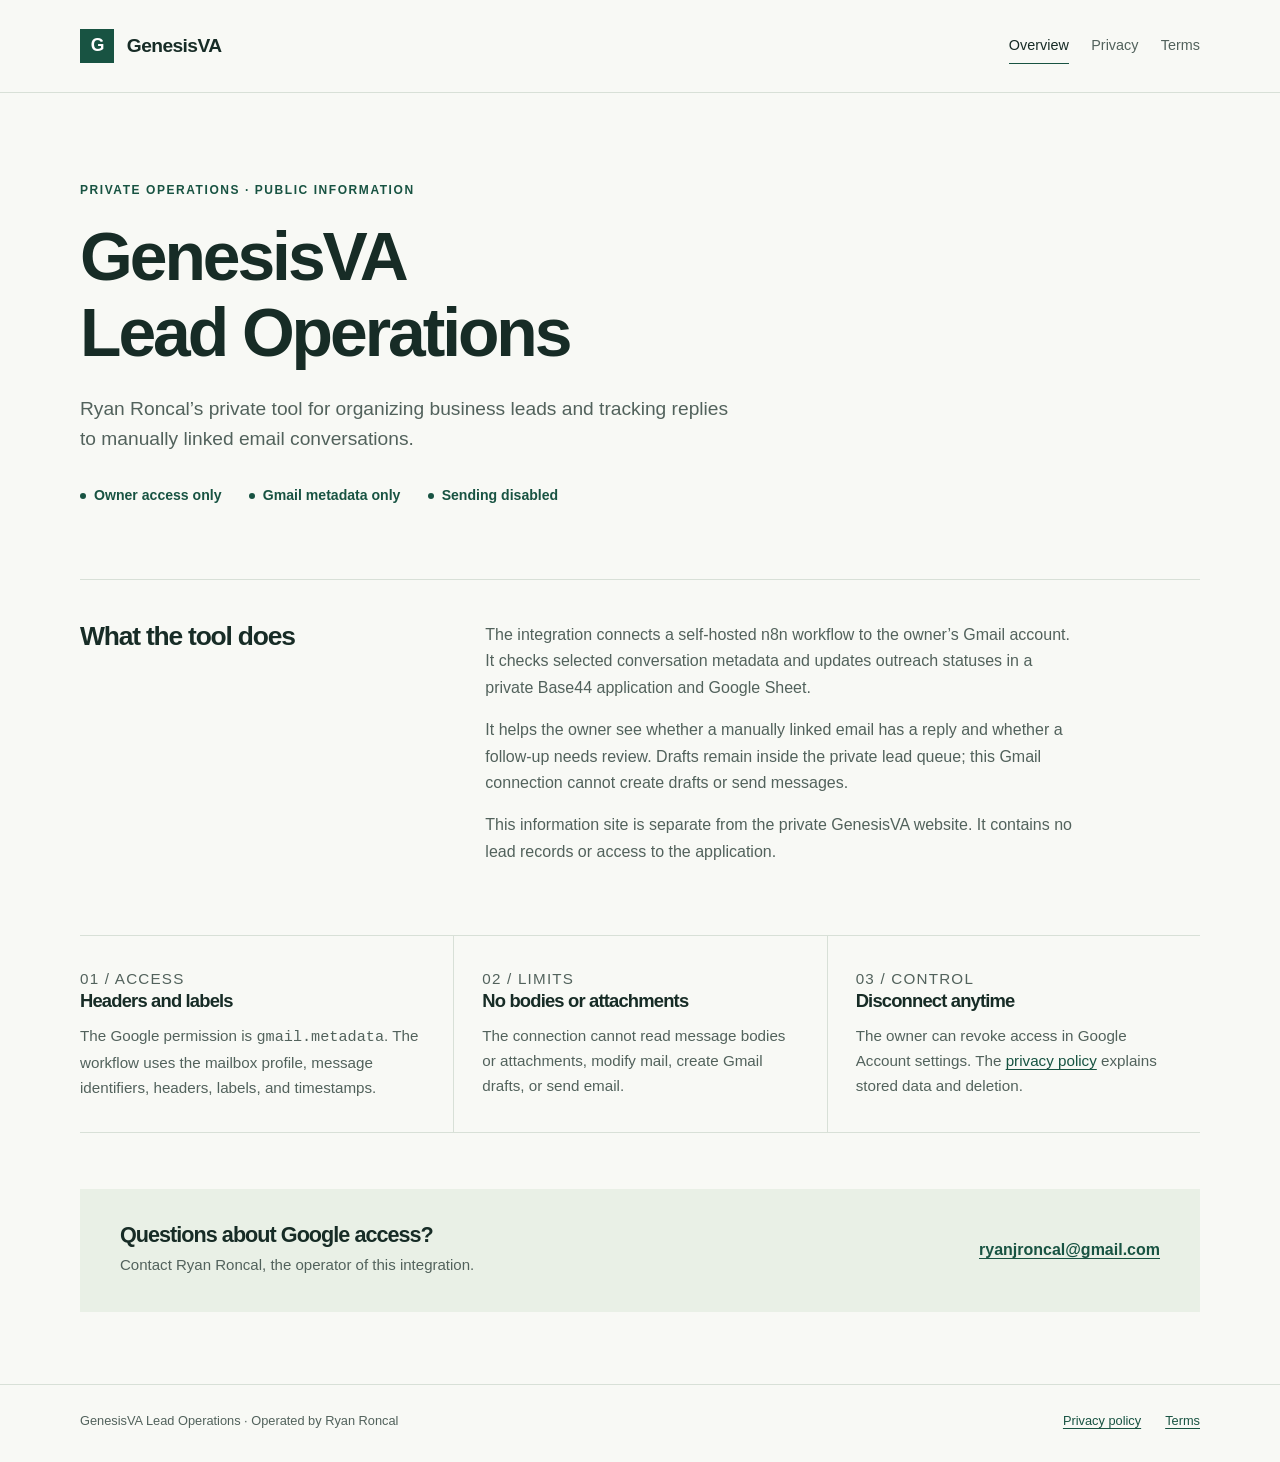
<file: index.html>
<!doctype html>
<html lang="en">
<head>
  <meta charset="utf-8">
  <meta name="viewport" content="width=device-width, initial-scale=1">
  <meta name="description" content="Information about GenesisVA Lead Operations, Ryan Roncal’s private business lead and Gmail metadata tracking integration.">
  <title>GenesisVA Lead Operations</title>
  <link rel="stylesheet" href="styles.css">
</head>
<body>
  <a class="skip-link" href="#main">Skip to content</a>
  <header class="site-header">
    <div class="shell header-inner">
      <a class="brand" href="index.html" aria-label="GenesisVA Lead Operations home"><span class="brand-mark" aria-hidden="true">G</span> GenesisVA</a>
      <nav class="site-nav" aria-label="Main navigation">
        <a href="index.html" aria-current="page">Overview</a><a href="privacy.html">Privacy</a><a href="terms.html">Terms</a>
      </nav>
    </div>
  </header>
  <main id="main" class="shell">
    <section class="hero" aria-labelledby="title">
      <p class="eyebrow">Private operations · Public information</p>
      <h1 id="title">GenesisVA<br>Lead Operations</h1>
      <p class="intro">Ryan Roncal’s private tool for organizing business leads and tracking replies to manually linked email conversations.</p>
      <div class="status-line" aria-label="Integration safeguards"><span>Owner access only</span><span>Gmail metadata only</span><span>Sending disabled</span></div>
    </section>
    <section class="overview" aria-labelledby="purpose">
      <h2 id="purpose">What the tool does</h2>
      <div>
        <p>The integration connects a self-hosted n8n workflow to the owner’s Gmail account. It checks selected conversation metadata and updates outreach statuses in a private Base44 application and Google Sheet.</p>
        <p>It helps the owner see whether a manually linked email has a reply and whether a follow-up needs review. Drafts remain inside the private lead queue; this Gmail connection cannot create drafts or send messages.</p>
        <p>This information site is separate from the private GenesisVA website. It contains no lead records or access to the application.</p>
      </div>
    </section>
    <section class="facts" aria-label="How Google access works">
      <div class="fact">
        <p class="fact-number">01 / ACCESS</p>
        <h3>Headers and labels</h3>
        <p>The Google permission is <code>gmail.metadata</code>. The workflow uses the mailbox profile, message identifiers, headers, labels, and timestamps.</p>
      </div>
      <div class="fact">
        <p class="fact-number">02 / LIMITS</p>
        <h3>No bodies or attachments</h3>
        <p>The connection cannot read message bodies or attachments, modify mail, create Gmail drafts, or send email.</p>
      </div>
      <div class="fact">
        <p class="fact-number">03 / CONTROL</p>
        <h3>Disconnect anytime</h3>
        <p>The owner can revoke access in Google Account settings. The <a href="privacy.html#control">privacy policy</a> explains stored data and deletion.</p>
      </div>
    </section>
    <section class="contact-panel" aria-labelledby="contact">
      <div><h2 id="contact">Questions about Google access?</h2><p>Contact Ryan Roncal, the operator of this integration.</p></div>
      <a href="mailto:ryanjroncal@gmail.com">ryanjroncal@gmail.com</a>
    </section>
  </main>
  <footer class="site-footer">
    <div class="shell footer-inner"><p>GenesisVA Lead Operations · Operated by Ryan Roncal</p><nav class="footer-links" aria-label="Legal"><a href="privacy.html">Privacy policy</a><a href="terms.html">Terms</a></nav></div>
  </footer>
</body>
</html>
</file>
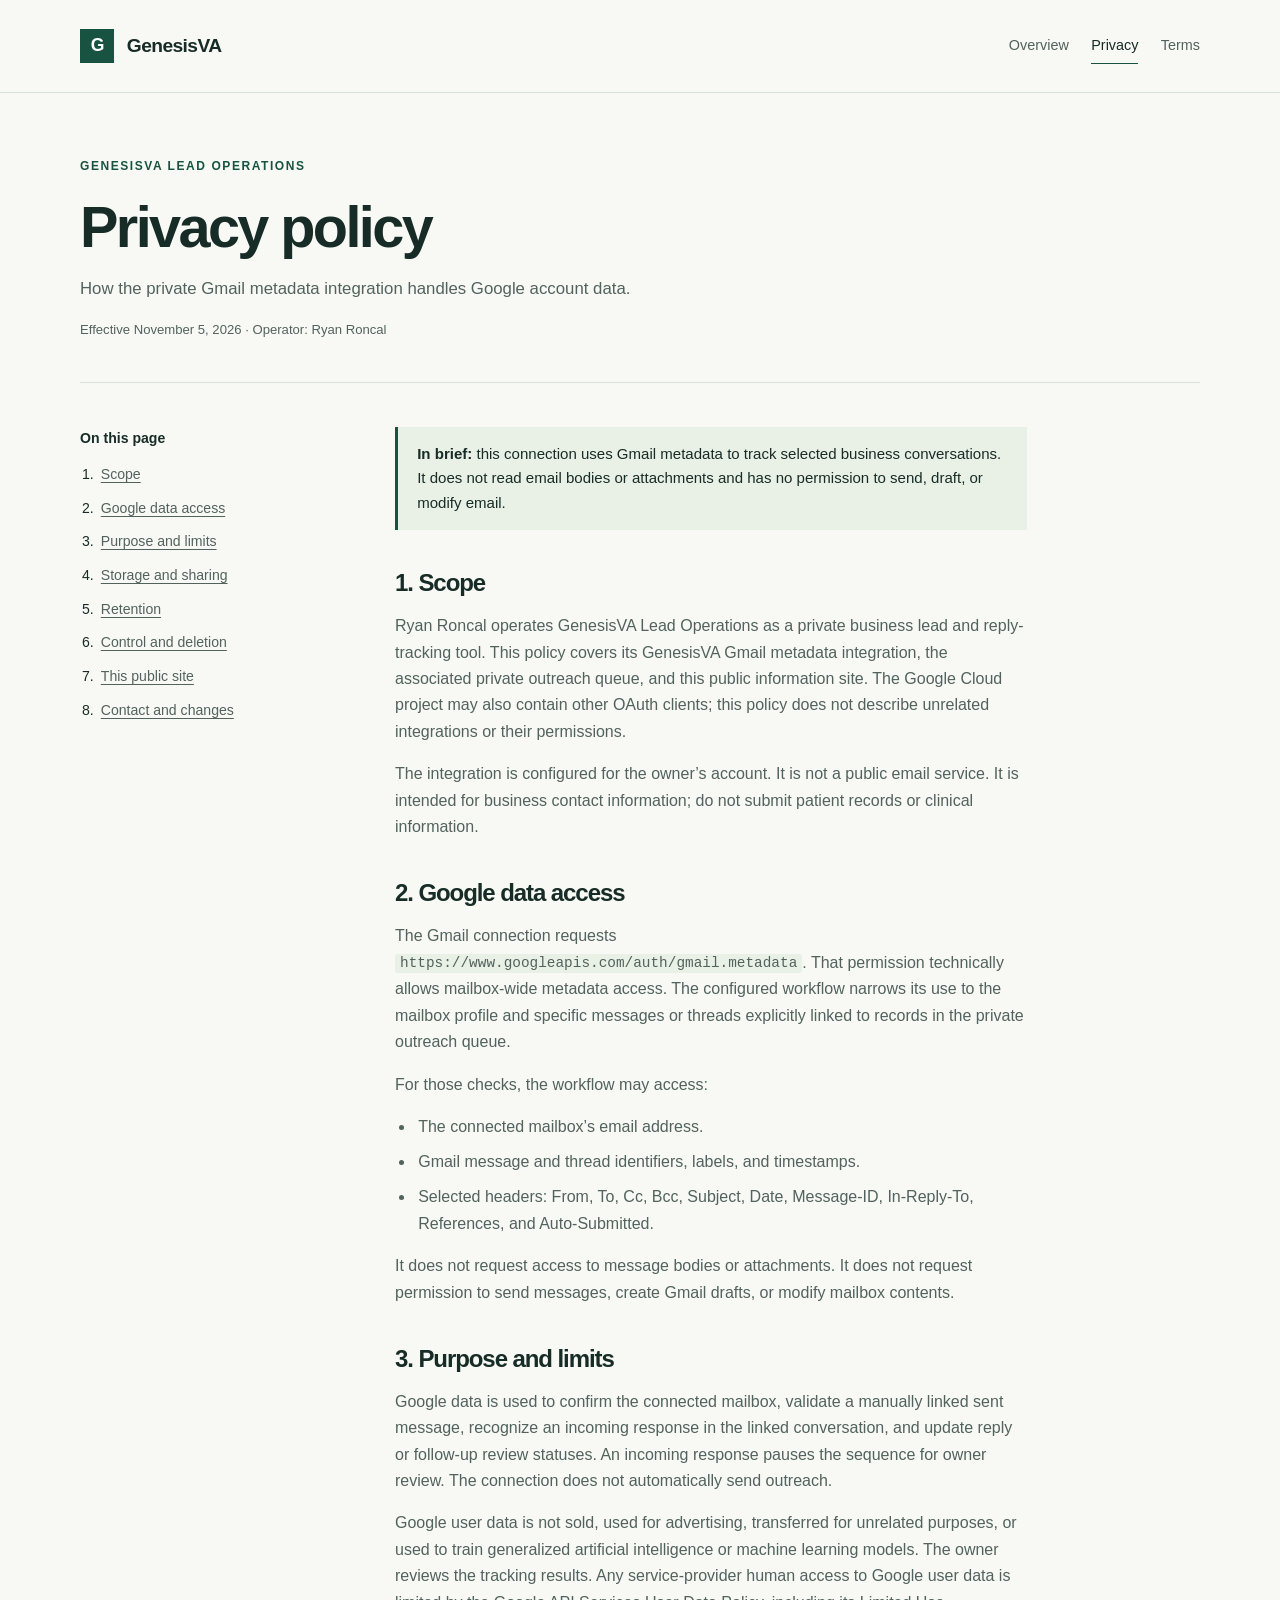
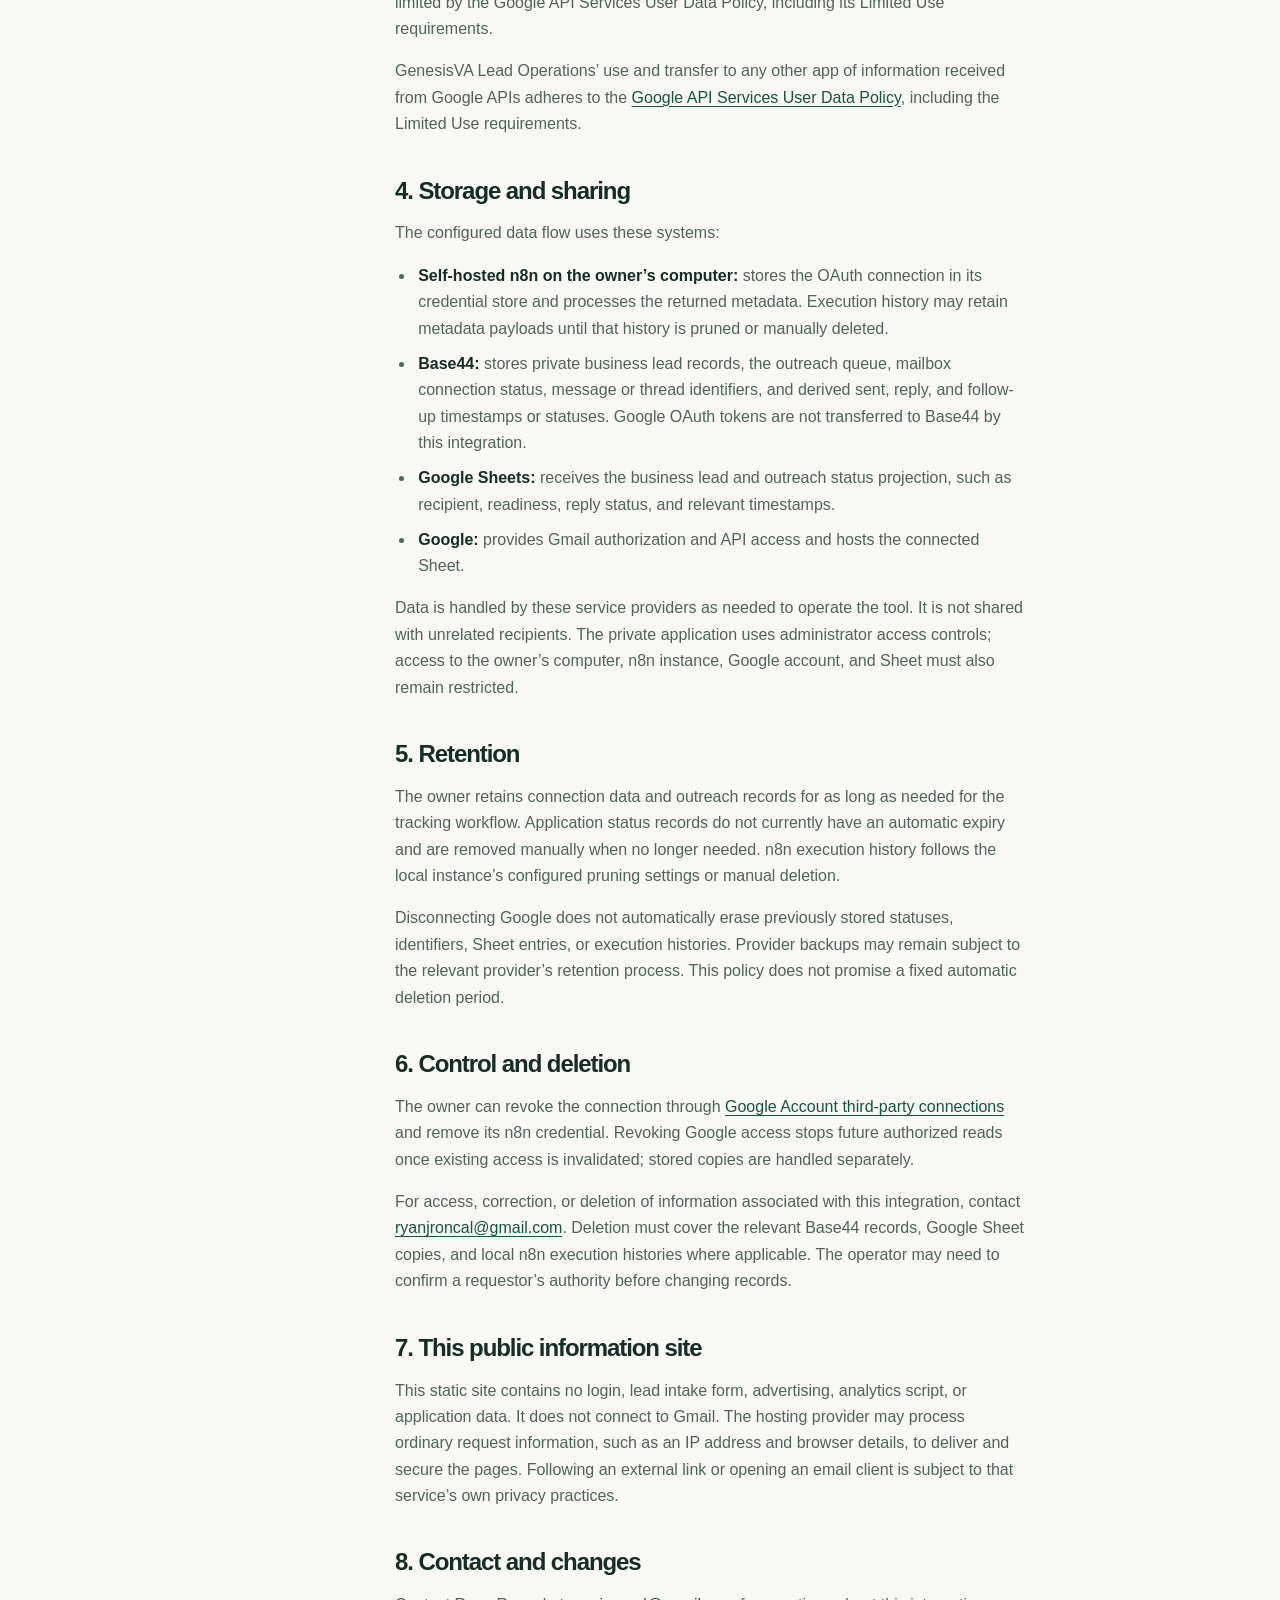
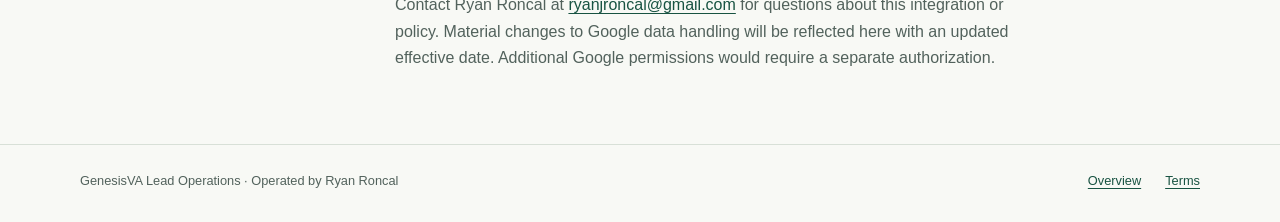
<file: privacy.html>
<!doctype html>
<html lang="en">
<head>
  <meta charset="utf-8">
  <meta name="viewport" content="width=device-width, initial-scale=1">
  <meta name="description" content="How the GenesisVA Gmail metadata integration accesses, uses, stores, and handles Google user data.">
  <title>Privacy policy · GenesisVA Lead Operations</title>
  <link rel="stylesheet" href="styles.css">
</head>
<body>
  <a class="skip-link" href="#main">Skip to content</a>
  <header class="site-header"><div class="shell header-inner">
    <a class="brand" href="index.html" aria-label="GenesisVA Lead Operations home"><span class="brand-mark" aria-hidden="true">G</span> GenesisVA</a>
    <nav class="site-nav" aria-label="Main navigation"><a href="index.html">Overview</a><a href="privacy.html" aria-current="page">Privacy</a><a href="terms.html">Terms</a></nav>
  </div></header>
  <main id="main" class="shell">
    <header class="document-header"><p class="eyebrow">GenesisVA Lead Operations</p><h1>Privacy policy</h1><p class="intro">How the private Gmail metadata integration handles Google account data.</p><p class="effective">Effective November 5, 2026 · Operator: Ryan Roncal</p></header>
    <div class="document-grid">
      <nav class="toc" aria-label="On this page"><p>On this page</p><ol><li><a href="#scope">Scope</a></li><li><a href="#access">Google data access</a></li><li><a href="#use">Purpose and limits</a></li><li><a href="#storage">Storage and sharing</a></li><li><a href="#retention">Retention</a></li><li><a href="#control">Control and deletion</a></li><li><a href="#public-site">This public site</a></li><li><a href="#contact">Contact and changes</a></li></ol></nav>
      <article class="document-body" aria-label="Privacy policy text">
        <div class="notice"><p><strong>In brief:</strong> this connection uses Gmail metadata to track selected business conversations. It does not read email bodies or attachments and has no permission to send, draft, or modify email.</p></div>
        <section id="scope"><h2>1. Scope</h2><p>Ryan Roncal operates GenesisVA Lead Operations as a private business lead and reply-tracking tool. This policy covers its GenesisVA Gmail metadata integration, the associated private outreach queue, and this public information site. The Google Cloud project may also contain other OAuth clients; this policy does not describe unrelated integrations or their permissions.</p><p>The integration is configured for the owner’s account. It is not a public email service. It is intended for business contact information; do not submit patient records or clinical information.</p></section>
        <section id="access"><h2>2. Google data access</h2><p>The Gmail connection requests <code>https://www.googleapis.com/auth/gmail.metadata</code>. That permission technically allows mailbox-wide metadata access. The configured workflow narrows its use to the mailbox profile and specific messages or threads explicitly linked to records in the private outreach queue.</p><p>For those checks, the workflow may access:</p><ul><li>The connected mailbox’s email address.</li><li>Gmail message and thread identifiers, labels, and timestamps.</li><li>Selected headers: From, To, Cc, Bcc, Subject, Date, Message-ID, In-Reply-To, References, and Auto-Submitted.</li></ul><p>It does not request access to message bodies or attachments. It does not request permission to send messages, create Gmail drafts, or modify mailbox contents.</p></section>
        <section id="use"><h2>3. Purpose and limits</h2><p>Google data is used to confirm the connected mailbox, validate a manually linked sent message, recognize an incoming response in the linked conversation, and update reply or follow-up review statuses. An incoming response pauses the sequence for owner review. The connection does not automatically send outreach.</p><p>Google user data is not sold, used for advertising, transferred for unrelated purposes, or used to train generalized artificial intelligence or machine learning models. The owner reviews the tracking results. Any service-provider human access to Google user data is limited by the Google API Services User Data Policy, including its Limited Use requirements.</p><p>GenesisVA Lead Operations’ use and transfer to any other app of information received from Google APIs adheres to the <a href="https://developers.google.com/terms/api-services-user-data-policy">Google API Services User Data Policy</a>, including the Limited Use requirements.</p></section>
        <section id="storage"><h2>4. Storage and sharing</h2><p>The configured data flow uses these systems:</p><ul><li><strong>Self-hosted n8n on the owner’s computer:</strong> stores the OAuth connection in its credential store and processes the returned metadata. Execution history may retain metadata payloads until that history is pruned or manually deleted.</li><li><strong>Base44:</strong> stores private business lead records, the outreach queue, mailbox connection status, message or thread identifiers, and derived sent, reply, and follow-up timestamps or statuses. Google OAuth tokens are not transferred to Base44 by this integration.</li><li><strong>Google Sheets:</strong> receives the business lead and outreach status projection, such as recipient, readiness, reply status, and relevant timestamps.</li><li><strong>Google:</strong> provides Gmail authorization and API access and hosts the connected Sheet.</li></ul><p>Data is handled by these service providers as needed to operate the tool. It is not shared with unrelated recipients. The private application uses administrator access controls; access to the owner’s computer, n8n instance, Google account, and Sheet must also remain restricted.</p></section>
        <section id="retention"><h2>5. Retention</h2><p>The owner retains connection data and outreach records for as long as needed for the tracking workflow. Application status records do not currently have an automatic expiry and are removed manually when no longer needed. n8n execution history follows the local instance’s configured pruning settings or manual deletion.</p><p>Disconnecting Google does not automatically erase previously stored statuses, identifiers, Sheet entries, or execution histories. Provider backups may remain subject to the relevant provider’s retention process. This policy does not promise a fixed automatic deletion period.</p></section>
        <section id="control"><h2>6. Control and deletion</h2><p>The owner can revoke the connection through <a href="https://myaccount.google.com/connections">Google Account third-party connections</a> and remove its n8n credential. Revoking Google access stops future authorized reads once existing access is invalidated; stored copies are handled separately.</p><p>For access, correction, or deletion of information associated with this integration, contact <a href="mailto:ryanjroncal@gmail.com">ryanjroncal@gmail.com</a>. Deletion must cover the relevant Base44 records, Google Sheet copies, and local n8n execution histories where applicable. The operator may need to confirm a requestor’s authority before changing records.</p></section>
        <section id="public-site"><h2>7. This public information site</h2><p>This static site contains no login, lead intake form, advertising, analytics script, or application data. It does not connect to Gmail. The hosting provider may process ordinary request information, such as an IP address and browser details, to deliver and secure the pages. Following an external link or opening an email client is subject to that service’s own privacy practices.</p></section>
        <section id="contact"><h2>8. Contact and changes</h2><p>Contact Ryan Roncal at <a href="mailto:ryanjroncal@gmail.com">ryanjroncal@gmail.com</a> for questions about this integration or policy. Material changes to Google data handling will be reflected here with an updated effective date. Additional Google permissions would require a separate authorization.</p></section>
      </article>
    </div>
  </main>
  <footer class="site-footer"><div class="shell footer-inner"><p>GenesisVA Lead Operations · Operated by Ryan Roncal</p><nav class="footer-links" aria-label="Legal"><a href="index.html">Overview</a><a href="terms.html">Terms</a></nav></div></footer>
</body>
</html>
</file>
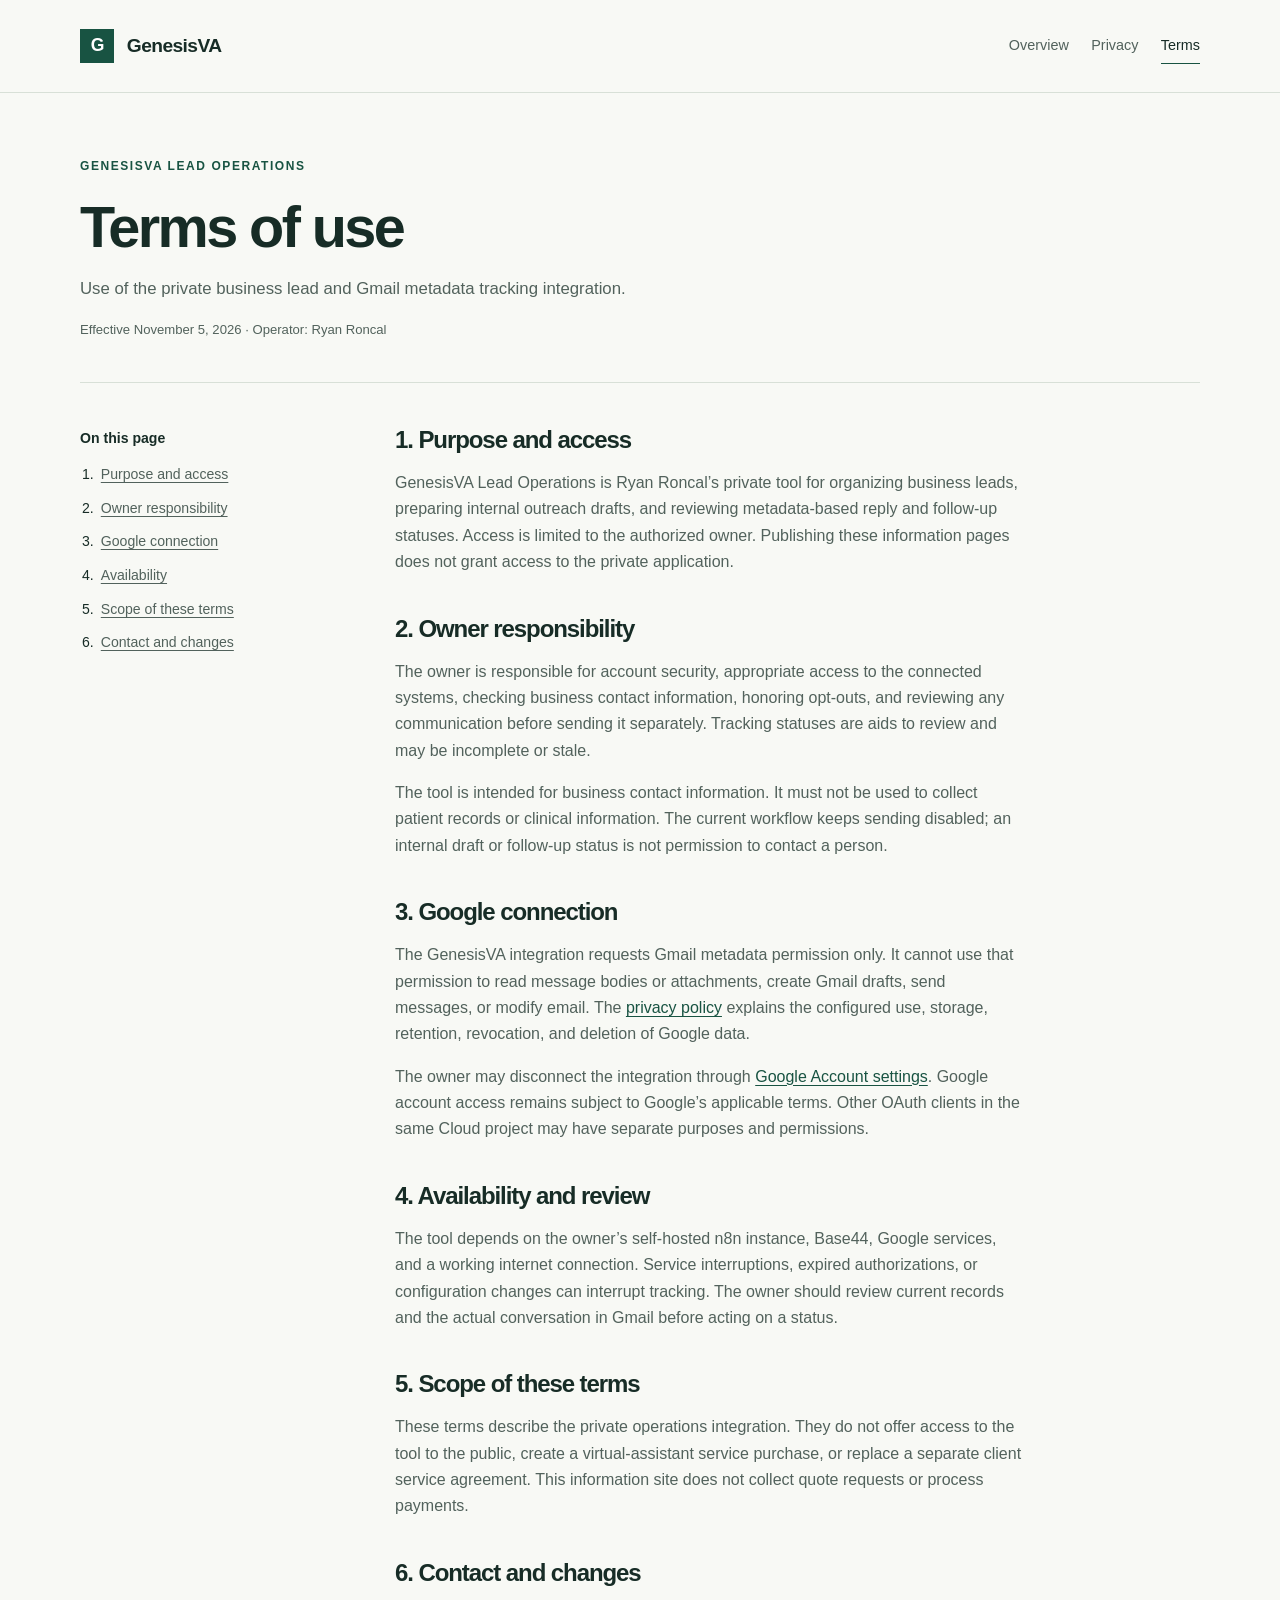
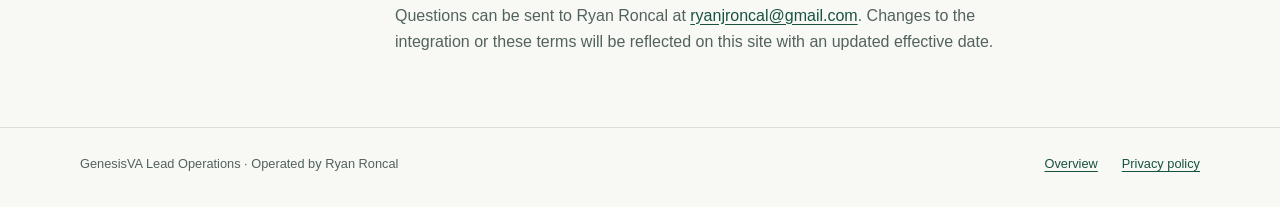
<file: terms.html>
<!doctype html>
<html lang="en">
<head>
  <meta charset="utf-8">
  <meta name="viewport" content="width=device-width, initial-scale=1">
  <meta name="description" content="Terms for the private GenesisVA Lead Operations Gmail metadata and business outreach tracking tool.">
  <title>Terms · GenesisVA Lead Operations</title>
  <link rel="stylesheet" href="styles.css">
</head>
<body>
  <a class="skip-link" href="#main">Skip to content</a>
  <header class="site-header"><div class="shell header-inner">
    <a class="brand" href="index.html" aria-label="GenesisVA Lead Operations home"><span class="brand-mark" aria-hidden="true">G</span> GenesisVA</a>
    <nav class="site-nav" aria-label="Main navigation"><a href="index.html">Overview</a><a href="privacy.html">Privacy</a><a href="terms.html" aria-current="page">Terms</a></nav>
  </div></header>
  <main id="main" class="shell">
    <header class="document-header"><p class="eyebrow">GenesisVA Lead Operations</p><h1>Terms of use</h1><p class="intro">Use of the private business lead and Gmail metadata tracking integration.</p><p class="effective">Effective November 5, 2026 · Operator: Ryan Roncal</p></header>
    <div class="document-grid">
      <nav class="toc" aria-label="On this page"><p>On this page</p><ol><li><a href="#purpose">Purpose and access</a></li><li><a href="#responsibility">Owner responsibility</a></li><li><a href="#google">Google connection</a></li><li><a href="#availability">Availability</a></li><li><a href="#scope">Scope of these terms</a></li><li><a href="#contact">Contact and changes</a></li></ol></nav>
      <article class="document-body" aria-label="Terms of use text">
        <section id="purpose"><h2>1. Purpose and access</h2><p>GenesisVA Lead Operations is Ryan Roncal’s private tool for organizing business leads, preparing internal outreach drafts, and reviewing metadata-based reply and follow-up statuses. Access is limited to the authorized owner. Publishing these information pages does not grant access to the private application.</p></section>
        <section id="responsibility"><h2>2. Owner responsibility</h2><p>The owner is responsible for account security, appropriate access to the connected systems, checking business contact information, honoring opt-outs, and reviewing any communication before sending it separately. Tracking statuses are aids to review and may be incomplete or stale.</p><p>The tool is intended for business contact information. It must not be used to collect patient records or clinical information. The current workflow keeps sending disabled; an internal draft or follow-up status is not permission to contact a person.</p></section>
        <section id="google"><h2>3. Google connection</h2><p>The GenesisVA integration requests Gmail metadata permission only. It cannot use that permission to read message bodies or attachments, create Gmail drafts, send messages, or modify email. The <a href="privacy.html">privacy policy</a> explains the configured use, storage, retention, revocation, and deletion of Google data.</p><p>The owner may disconnect the integration through <a href="https://myaccount.google.com/connections">Google Account settings</a>. Google account access remains subject to Google’s applicable terms. Other OAuth clients in the same Cloud project may have separate purposes and permissions.</p></section>
        <section id="availability"><h2>4. Availability and review</h2><p>The tool depends on the owner’s self-hosted n8n instance, Base44, Google services, and a working internet connection. Service interruptions, expired authorizations, or configuration changes can interrupt tracking. The owner should review current records and the actual conversation in Gmail before acting on a status.</p></section>
        <section id="scope"><h2>5. Scope of these terms</h2><p>These terms describe the private operations integration. They do not offer access to the tool to the public, create a virtual-assistant service purchase, or replace a separate client service agreement. This information site does not collect quote requests or process payments.</p></section>
        <section id="contact"><h2>6. Contact and changes</h2><p>Questions can be sent to Ryan Roncal at <a href="mailto:ryanjroncal@gmail.com">ryanjroncal@gmail.com</a>. Changes to the integration or these terms will be reflected on this site with an updated effective date.</p></section>
      </article>
    </div>
  </main>
  <footer class="site-footer"><div class="shell footer-inner"><p>GenesisVA Lead Operations · Operated by Ryan Roncal</p><nav class="footer-links" aria-label="Legal"><a href="index.html">Overview</a><a href="privacy.html">Privacy policy</a></nav></div></footer>
</body>
</html>
</file>
<file: styles.css>
:root {
  color-scheme: light;
  --ink: #172c26;
  --muted: #52625c;
  --green: #185342;
  --paper: #f8f9f5;
  --line: #d8e0d7;
  --wash: #e9f0e6;
  --white: #ffffff;
  font-family: Arial, Helvetica, sans-serif;
  font-synthesis: none;
  text-rendering: optimizeLegibility;
}
* { box-sizing: border-box; }
html { scroll-padding-top: 2rem; }
body { margin: 0; background: var(--paper); color: var(--ink); font-size: 1rem; line-height: 1.65; }
a { color: var(--green); text-underline-offset: .2em; }
a:hover { text-decoration-thickness: 2px; }
a:focus-visible { outline: 3px solid #946423; outline-offset: 5px; border-radius: 2px; }
.skip-link { position: absolute; left: 1rem; top: -6rem; padding: .6rem 1rem; background: var(--ink); color: white; z-index: 2; }
.skip-link:focus { top: 1rem; }
.shell { width: min(1120px, calc(100% - 64px)); margin-inline: auto; }
.site-header { border-bottom: 1px solid var(--line); }
.header-inner { min-height: 92px; display: flex; align-items: center; justify-content: space-between; gap: 2rem; }
.brand { display: flex; align-items: center; gap: .8rem; text-decoration: none; color: var(--ink); font-weight: 700; letter-spacing: -.03em; font-size: 1.2rem; }
.brand-mark { display: grid; place-items: center; width: 34px; height: 34px; background: var(--green); color: white; font-size: 1.1rem; letter-spacing: -.06em; }
.site-nav { display: flex; flex-wrap: wrap; gap: 1.4rem; font-size: .9rem; }
.site-nav a { color: var(--muted); text-decoration: none; padding: .35rem 0; }
.site-nav a[aria-current="page"] { color: var(--ink); box-shadow: 0 1px 0 var(--green); }
.eyebrow { margin: 0 0 1.15rem; font-size: .75rem; font-weight: 700; letter-spacing: .13em; text-transform: uppercase; color: var(--green); }
h1, h2, h3, p { margin-top: 0; }
h1, h2, h3 { line-height: 1.12; letter-spacing: -.045em; }
h1 { font-size: clamp(2.55rem, 5.3vw, 4.4rem); font-weight: 600; max-width: 800px; margin-bottom: 1.4rem; }
h2 { font-size: 1.65rem; font-weight: 600; margin-bottom: 1rem; }
h3 { font-size: 1.15rem; font-weight: 600; margin-bottom: .7rem; }
.hero { padding-block: 88px 72px; }
.intro { font-size: 1.2rem; color: var(--muted); line-height: 1.6; max-width: 650px; margin-bottom: 1.8rem; }
.status-line { display: flex; flex-wrap: wrap; gap: .7rem 1.7rem; color: var(--green); font-size: .88rem; font-weight: 700; }
.status-line span::before { content: ""; display: inline-block; width: 6px; height: 6px; background: currentColor; border-radius: 50%; vertical-align: middle; margin-right: .5rem; }
.overview { border-top: 1px solid var(--line); padding-block: 42px 54px; display: grid; grid-template-columns: 1fr 2fr; gap: 3rem; }
.overview p { max-width: 67ch; color: var(--muted); margin-bottom: 1rem; }
.facts { display: grid; grid-template-columns: repeat(3, 1fr); border-top: 1px solid var(--line); border-bottom: 1px solid var(--line); }
.fact { padding: 30px 28px 32px 0; }
.fact + .fact { padding-left: 28px; border-left: 1px solid var(--line); }
.fact-number { font-size: .75rem; letter-spacing: .08em; color: var(--muted); margin-bottom: 20px; }
.fact p { font-size: .95rem; color: var(--muted); margin-bottom: 0; }
.contact-panel { display: flex; justify-content: space-between; align-items: center; gap: 2rem; background: var(--wash); padding: 34px 40px; margin-block: 56px 72px; }
.contact-panel h2 { font-size: 1.35rem; margin-bottom: .35rem; }
.contact-panel p { color: var(--muted); margin: 0; font-size: .94rem; }
.contact-panel a { font-weight: 700; overflow-wrap: anywhere; }
.site-footer { border-top: 1px solid var(--line); padding-block: 25px 32px; font-size: .8rem; color: var(--muted); }
.footer-inner { display: flex; justify-content: space-between; gap: 1rem 2rem; }
.footer-inner p { margin: 0; }
.footer-links { display: flex; gap: 1.5rem; }
.document-header { padding-block: 64px 42px; border-bottom: 1px solid var(--line); }
.document-header h1 { font-size: clamp(2.5rem, 5vw, 3.6rem); margin-bottom: 1rem; }
.document-header .intro { font-size: 1.05rem; margin-bottom: 1rem; }
.effective { margin: 0; color: var(--muted); font-size: .82rem; }
.document-grid { display: grid; grid-template-columns: 235px minmax(0, 1fr); gap: 5rem; padding-block: 44px 72px; }
.toc { font-size: .88rem; }
.toc p { font-weight: 700; margin-bottom: .8rem; }
.toc ol { padding-left: 1.1rem; margin: 0; }
.toc li { margin-bottom: .65rem; padding-left: .2rem; }
.toc a { color: var(--muted); }
.document-body { max-width: 71ch; min-width: 0; }
.document-body section + section { margin-top: 2.5rem; }
.document-body h2 { font-size: 1.5rem; }
.document-body p, .document-body li { color: var(--muted); }
.document-body p:last-child { margin-bottom: 0; }
.document-body ul { padding-left: 1.25rem; margin-block: 1rem; }
.document-body li { padding-left: .2rem; margin-bottom: .55rem; }
.document-body strong { color: var(--ink); }
.document-body code { font-size: .9em; background: var(--wash); padding: .1em .35em; border-radius: 3px; overflow-wrap: anywhere; }
.document-body a { overflow-wrap: anywhere; }
.notice { border-left: 3px solid var(--green); padding: .9rem 1.2rem; background: var(--wash); margin-bottom: 2.5rem; }
.notice p { color: var(--ink); font-size: .94rem; }
@media (max-width: 760px) {
  .shell { width: calc(100% - 40px); }
  .header-inner { min-height: 100px; padding-block: 19px; align-items: flex-start; flex-direction: column; gap: 14px; }
  .site-nav { gap: 1.5rem; font-size: .85rem; }
  .hero { padding-block: 53px 43px; }
  .intro { font-size: 1.05rem; }
  .overview { grid-template-columns: 1fr; gap: .8rem; padding-block: 30px 28px; }
  .overview h2 { font-size: 1.45rem; }
  .facts { grid-template-columns: 1fr; }
  .fact, .fact + .fact { padding: 24px 0; border-left: 0; }
  .fact + .fact { border-top: 1px solid var(--line); }
  .fact-number { margin-bottom: 10px; }
  .contact-panel { padding: 25px 24px; flex-direction: column; align-items: flex-start; gap: 1rem; margin-block: 35px 44px; }
  .footer-inner { flex-direction: column; }
  .document-header { padding-block: 42px 30px; }
  .document-grid { grid-template-columns: 1fr; gap: 2rem; padding-block: 28px 48px; }
  .toc { padding-bottom: 1.5rem; border-bottom: 1px solid var(--line); }
  .toc ol { columns: 2; column-gap: 2rem; }
  .toc li { break-inside: avoid; }
}
@media (max-width: 380px) {
  .shell { width: calc(100% - 32px); }
  .site-nav { gap: 1.1rem; }
  .toc ol { columns: 1; }
}
@media print {
  body { background: white; color: black; font-size: 10pt; }
  .site-header, .toc, .site-footer, .skip-link { display: none; }
  .shell { width: 100%; }
  .document-header { padding: 0 0 1rem; }
  .document-grid { display: block; padding: 1rem 0 0; }
  .document-body { max-width: none; }
  .document-body section { break-inside: avoid; }
  h1 { font-size: 28pt; }
}
</file>
